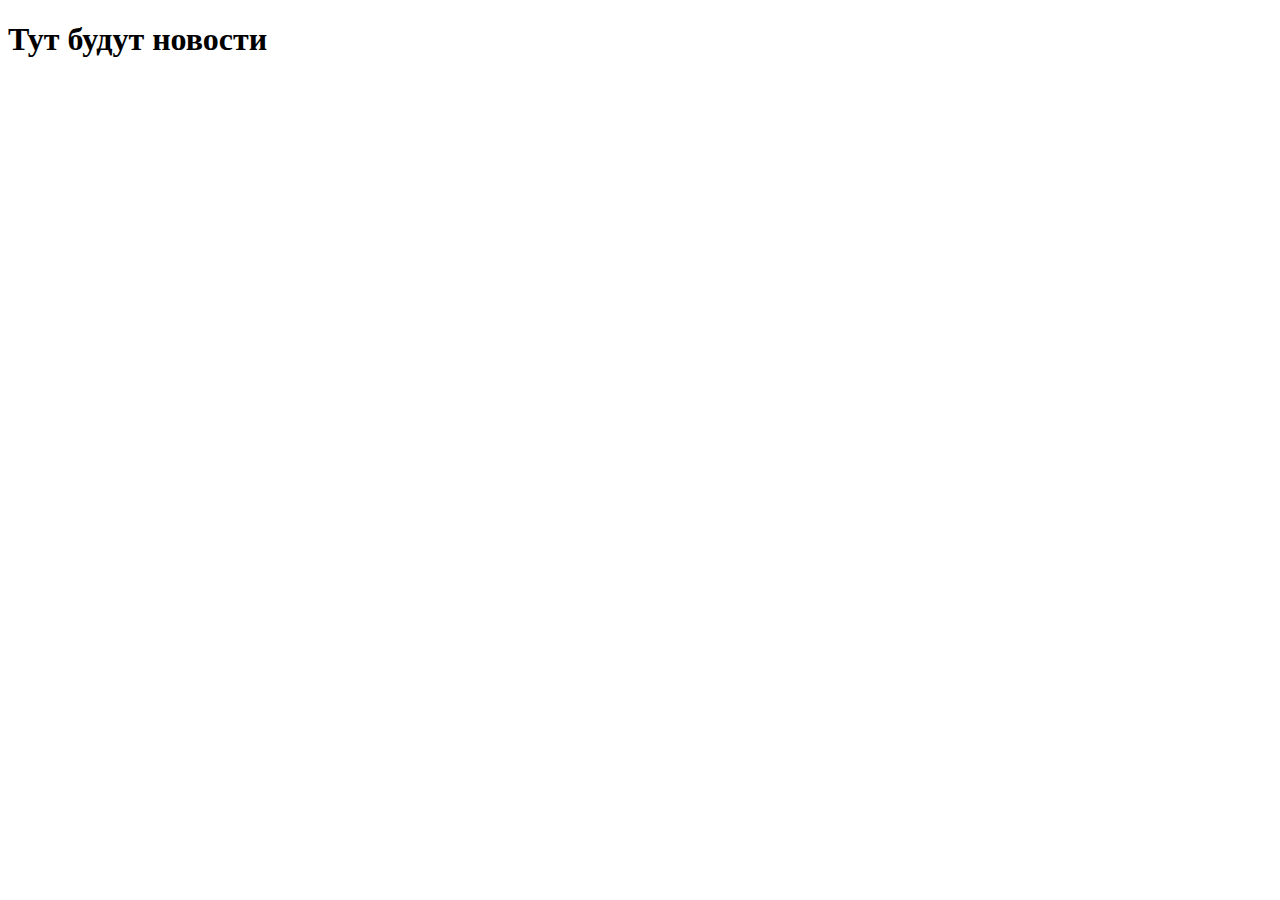
<file: documents.html>
<!doctype html>
<html lang="en">
<head>
    <meta charset="UTF-8">
    <meta name="viewport"
          content="width=device-width, user-scalable=no, initial-scale=1.0, maximum-scale=1.0, minimum-scale=1.0">
    <meta http-equiv="X-UA-Compatible" content="ie=edge">
    <title>Documents</title>
</head>
<body>
<h1>Тут будут новости</h1>
</body>
</html>
</file>
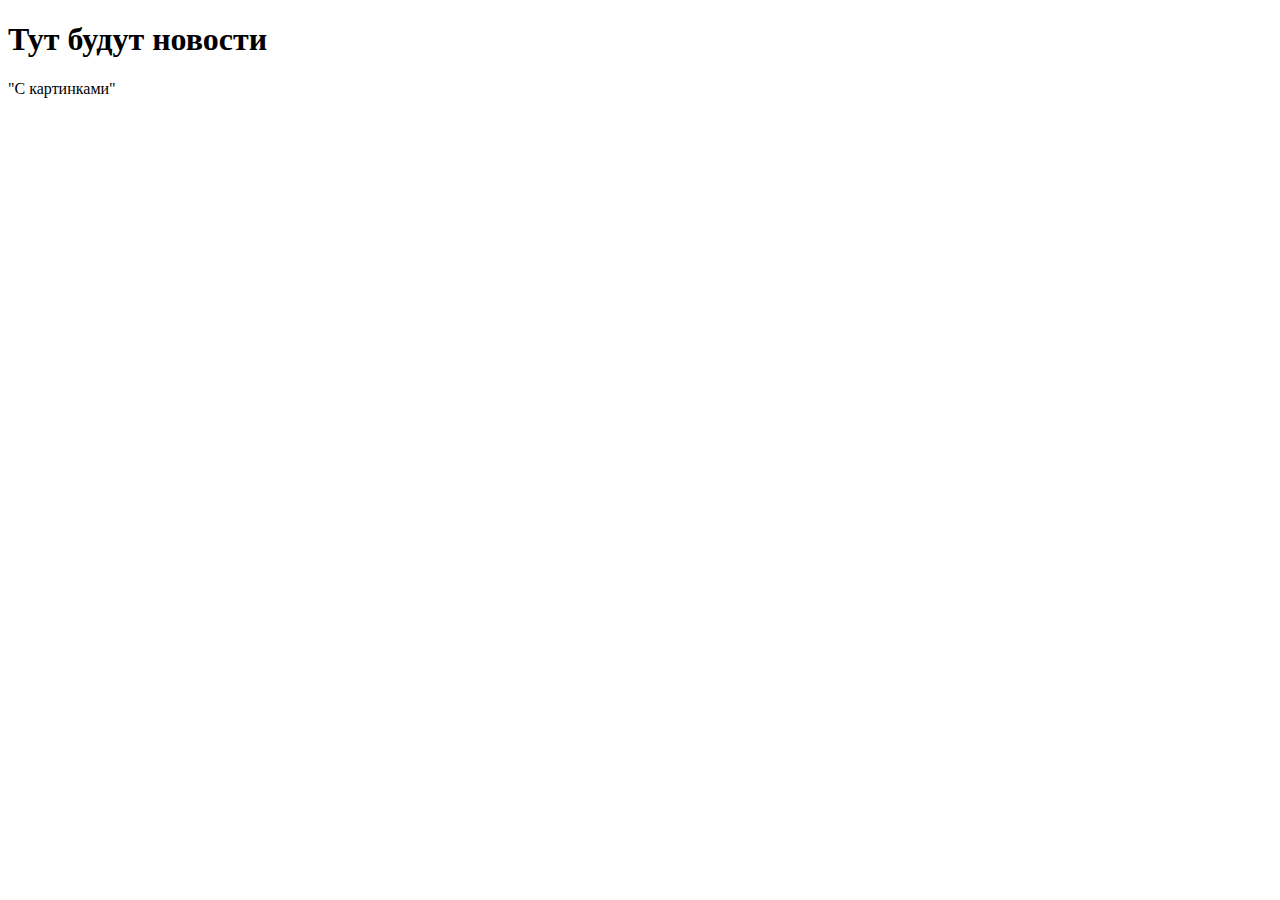
<file: News.html>
<!doctype html>
<html lang="en">
<head>
    <meta charset="UTF-8">
    <meta name="viewport"
          content="width=device-width, user-scalable=no, initial-scale=1.0, maximum-scale=1.0, minimum-scale=1.0">
    <meta http-equiv="X-UA-Compatible" content="ie=edge">
    <title>News</title>
</head>
<body>
   <h1>Тут будут новости</h1>
   <p>"С картинками"</p>
</body>
</html>
</file>
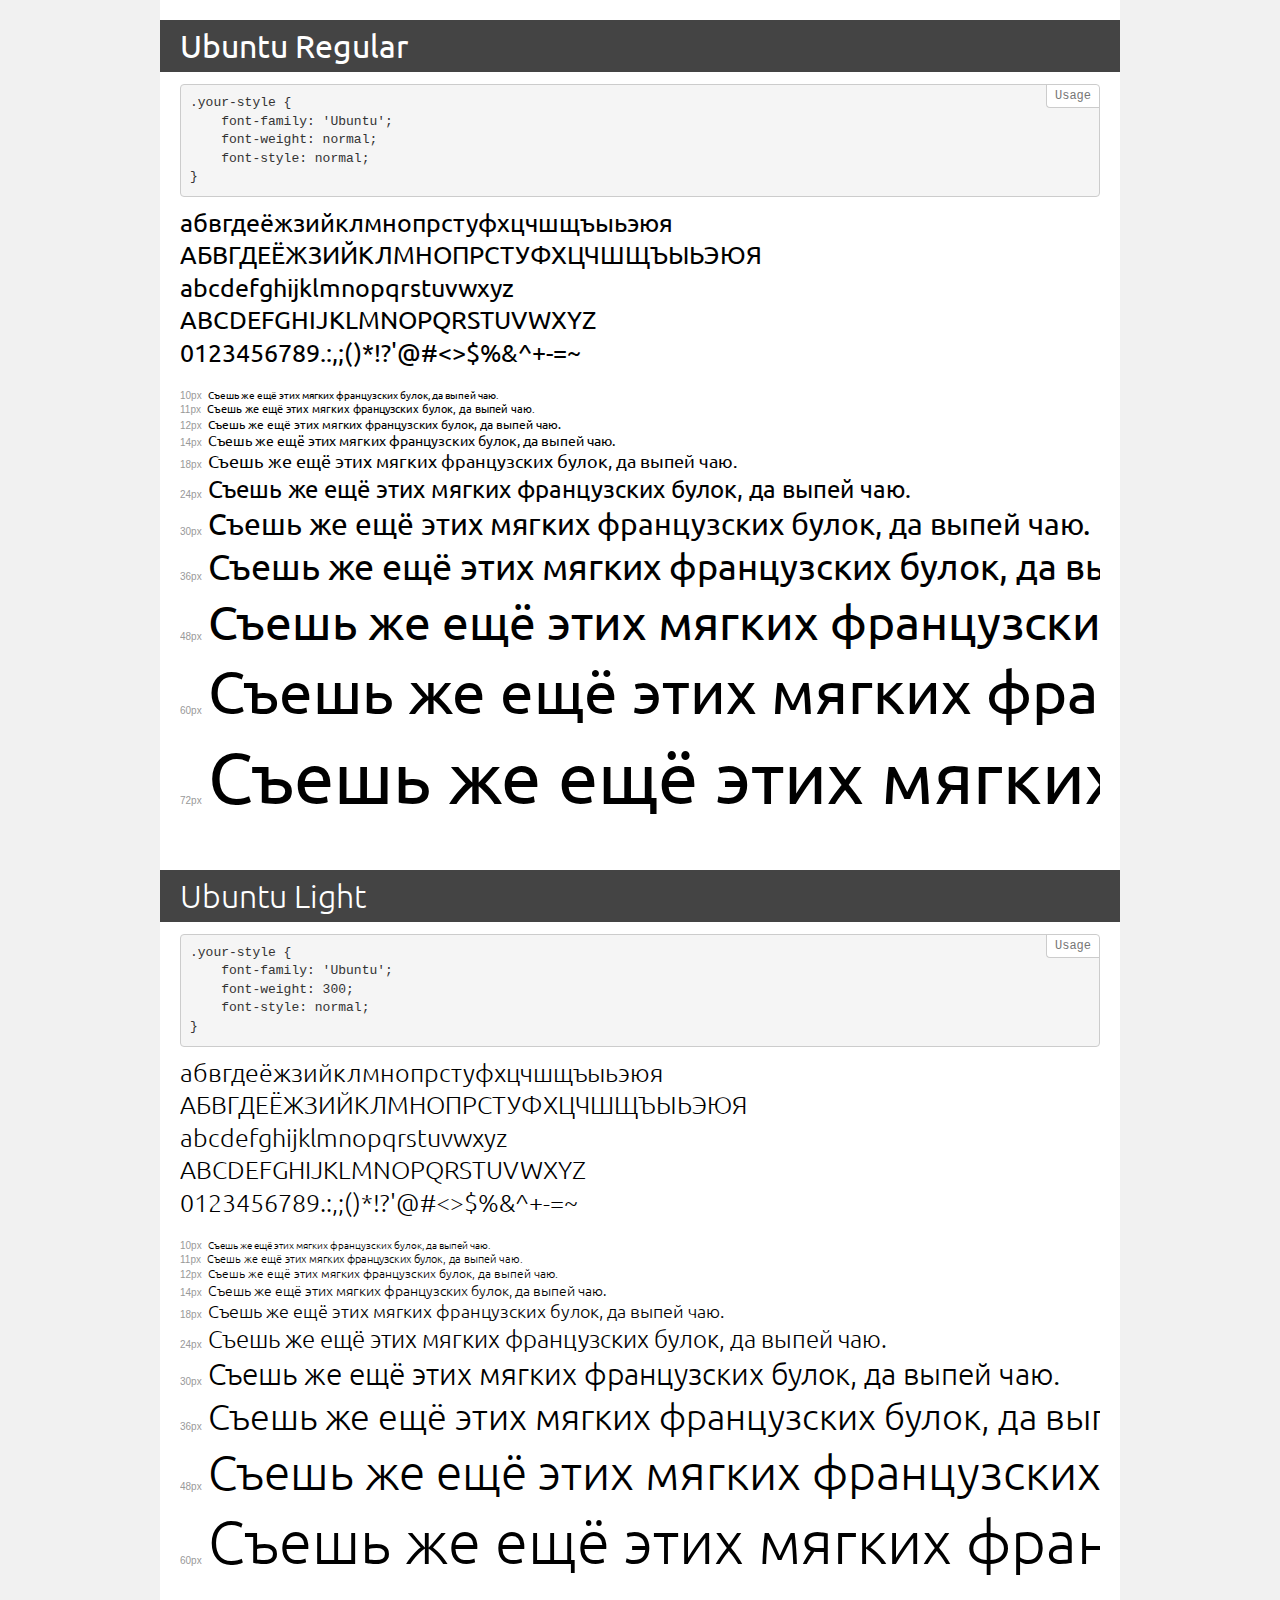
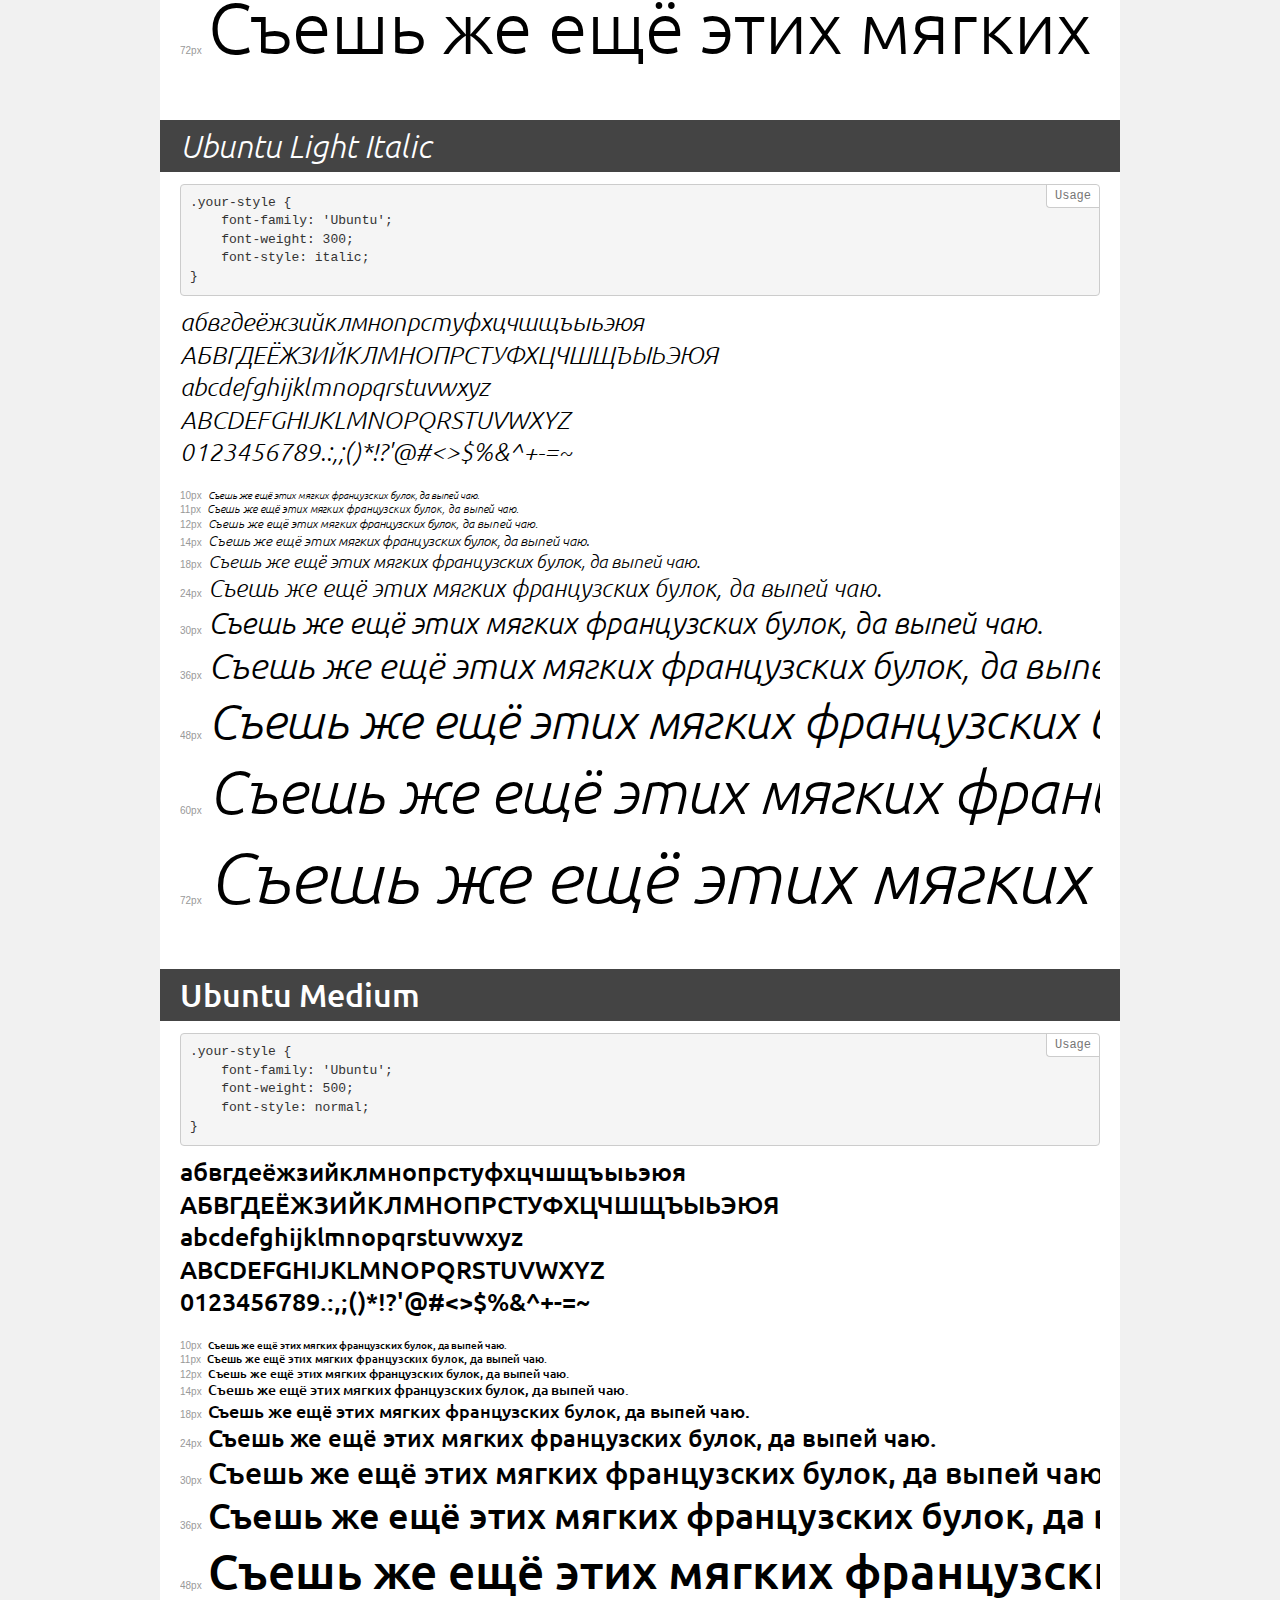
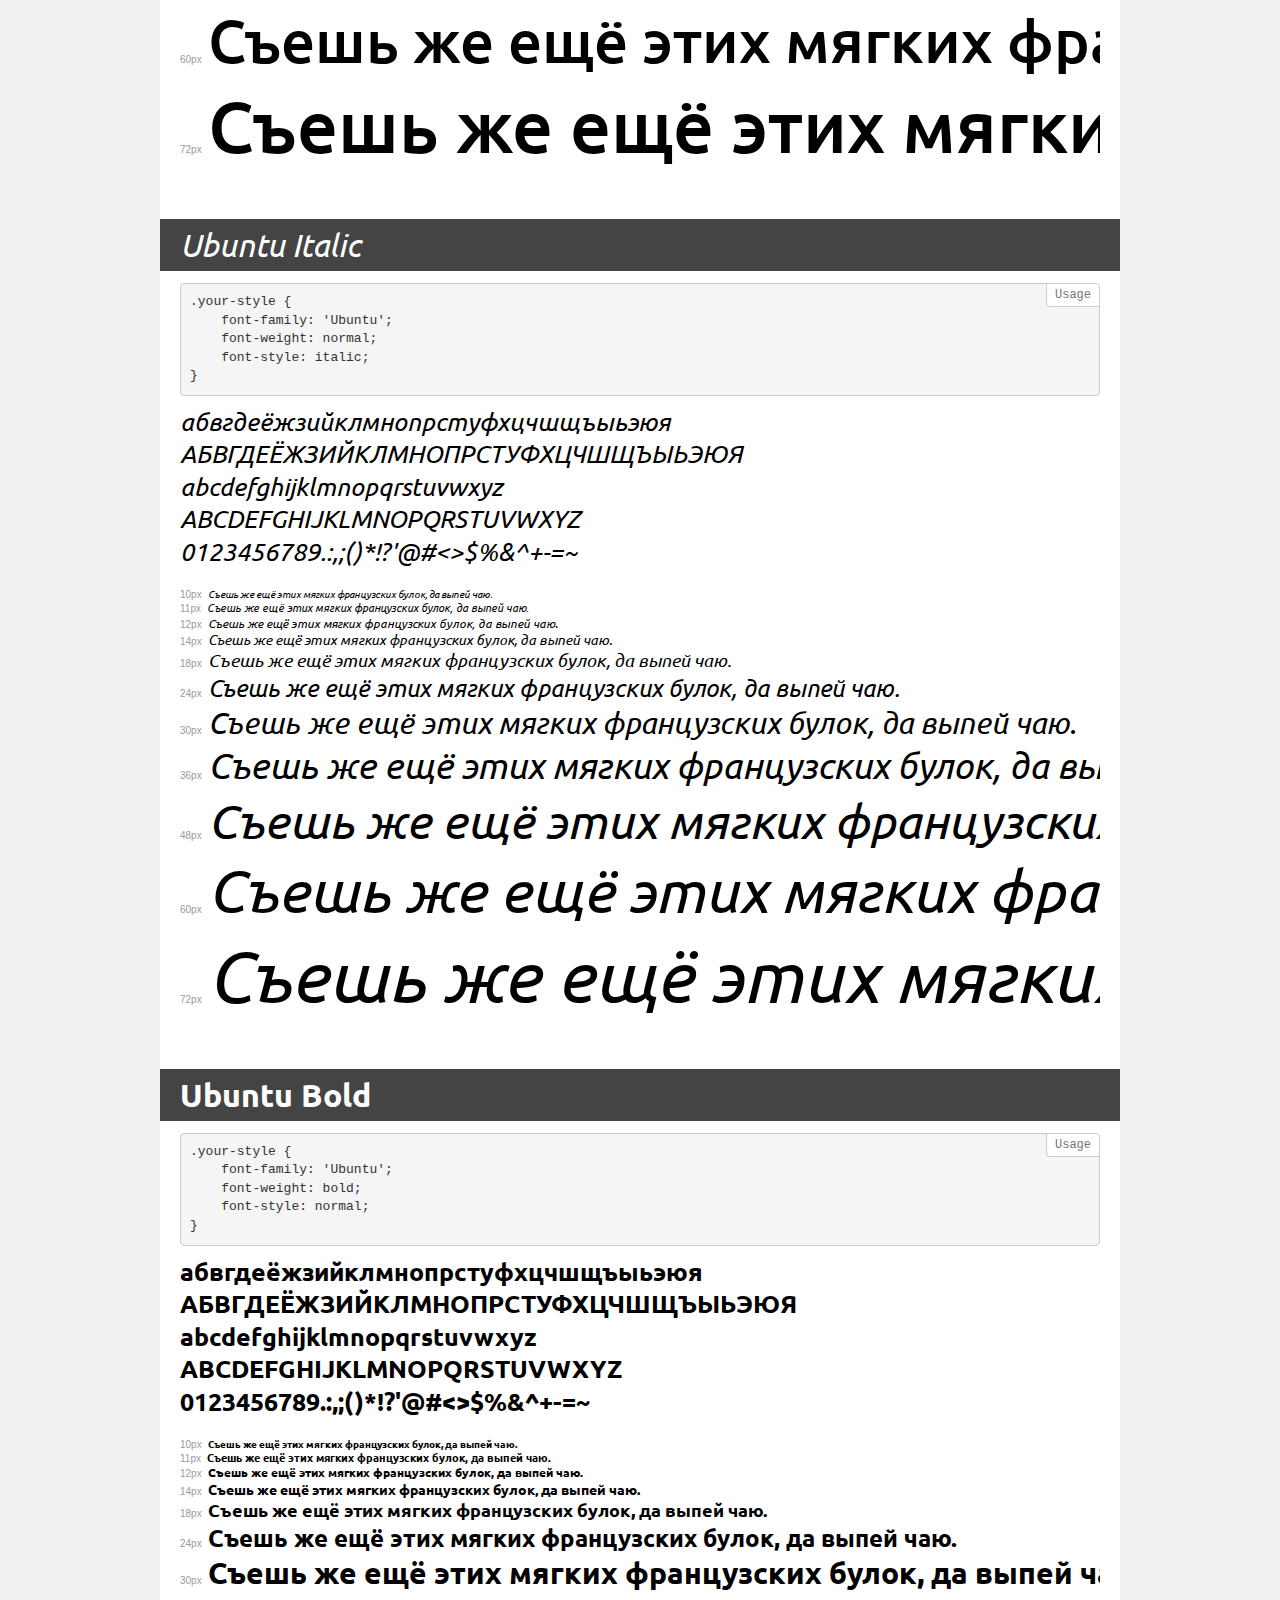
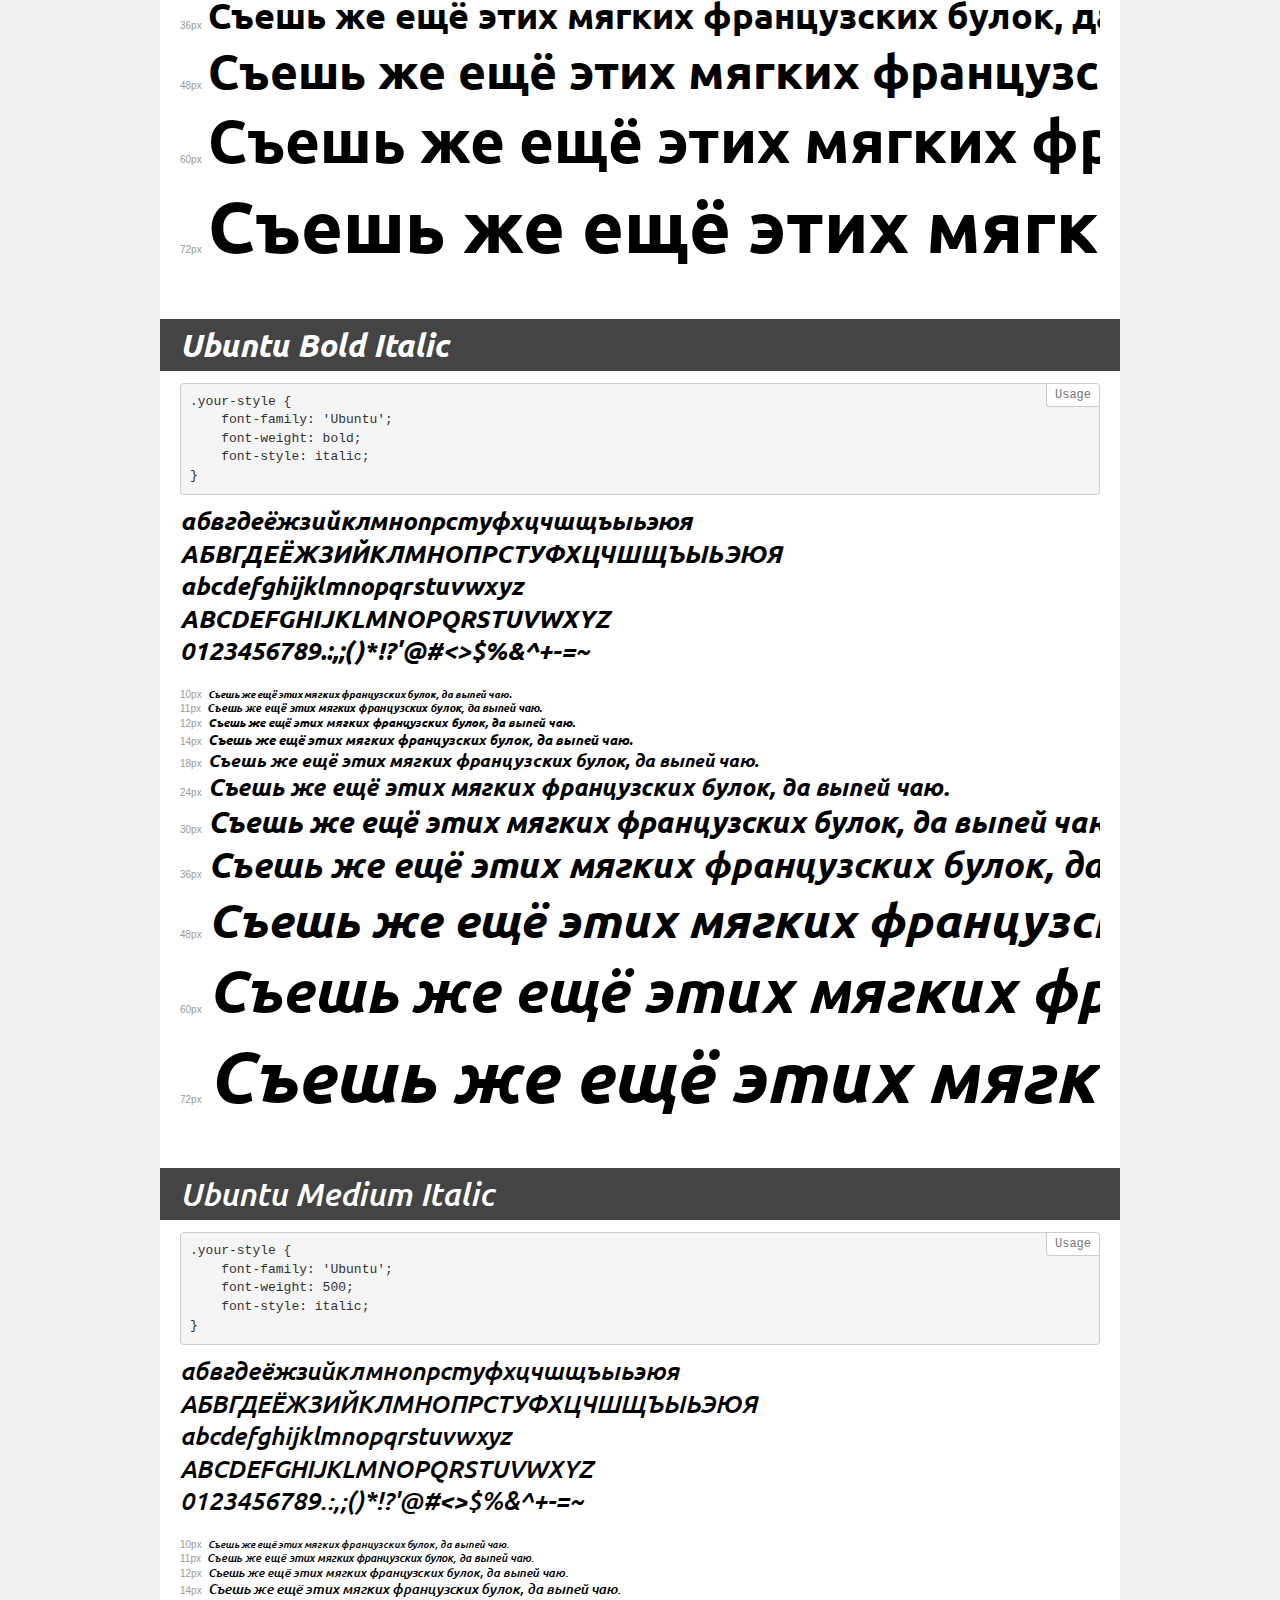
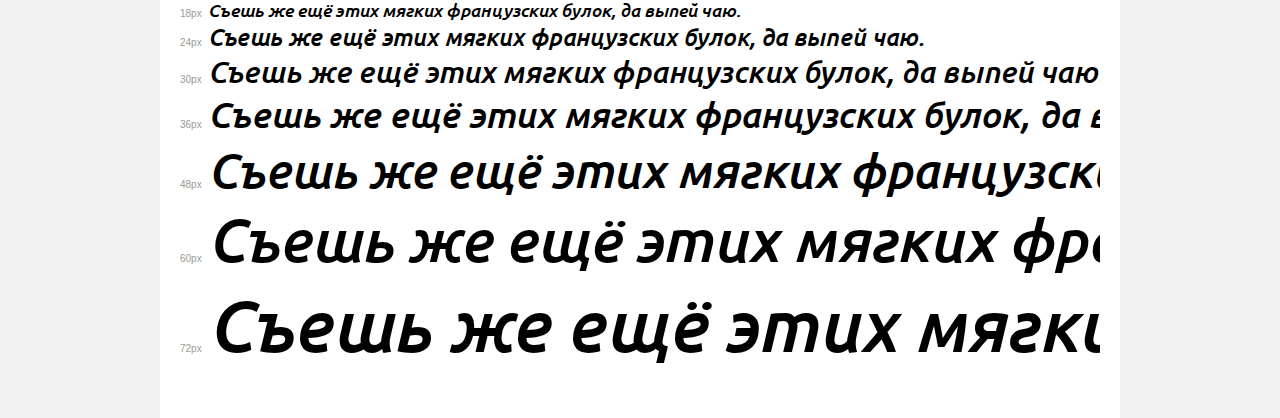
<file: img/Ubuntu/demo.html>
<!DOCTYPE html>
<html>
<head>
    <meta charset="utf-8">
    <meta http-equiv="X-UA-Compatible" content="IE=edge">
    <meta name="viewport" content="width=device-width, initial-scale=1">
    <meta name="robots" content="noindex, noarchive">
    <title>Transfonter demo</title>
    <link href="stylesheet.css" rel="stylesheet">
    <style>
        /*
        http://meyerweb.com/eric/tools/css/reset/
        v2.0 | 20110126
        License: none (public domain)
        */
        html, body, div, span, applet, object, iframe,
        h1, h2, h3, h4, h5, h6, p, blockquote, pre,
        a, abbr, acronym, address, big, cite, code,
        del, dfn, em, img, ins, kbd, q, s, samp,
        small, strike, strong, sub, sup, tt, var,
        b, u, i, center,
        dl, dt, dd, ol, ul, li,
        fieldset, form, label, legend,
        table, caption, tbody, tfoot, thead, tr, th, td,
        article, aside, canvas, details, embed,
        figure, figcaption, footer, header, hgroup,
        menu, nav, output, ruby, section, summary,
        time, mark, audio, video {
            margin: 0;
            padding: 0;
            border: 0;
            font-size: 100%;
            font: inherit;
            vertical-align: baseline;
        }
        /* HTML5 display-role reset for older browsers */
        article, aside, details, figcaption, figure,
        footer, header, hgroup, menu, nav, section {
            display: block;
        }
        body {
            line-height: 1;
        }
        ol, ul {
            list-style: none;
        }
        blockquote, q {
            quotes: none;
        }
        blockquote:before, blockquote:after,
        q:before, q:after {
            content: '';
            content: none;
        }
        table {
            border-collapse: collapse;
            border-spacing: 0;
        }
        /* common styles */
        body {
            background: #f1f1f1;
            color: #000;
        }
        .page {
            background: #fff;
            width: 920px;
            margin: 0 auto;
            padding: 20px 20px 0 20px;
            overflow: hidden;
        }
        .font-container {
            overflow-x: auto;
            overflow-y: hidden;
            margin-bottom: 40px;
            line-height: 1.3;
            white-space: nowrap;
            padding-bottom: 5px;
        }
        h1 {
            position: relative;
            background: #444;
            font-size: 32px;
            color: #fff;
            padding: 10px 20px;
            margin: 0 -20px 12px -20px;
        }
        .letters {
            font-size: 25px;
            margin-bottom: 20px;
        }
        .s10:before {
            content: '10px';
        }
        .s11:before {
            content: '11px';
        }
        .s12:before {
            content: '12px';
        }
        .s14:before {
            content: '14px';
        }
        .s18:before {
            content: '18px';
        }
        .s24:before {
            content: '24px';
        }
        .s30:before {
            content: '30px';
        }
        .s36:before {
            content: '36px';
        }
        .s48:before {
            content: '48px';
        }
        .s60:before {
            content: '60px';
        }
        .s72:before {
            content: '72px';
        }
        .s10:before, .s11:before, .s12:before, .s14:before,
        .s18:before, .s24:before, .s30:before, .s36:before,
        .s48:before, .s60:before, .s72:before {
            font-family: Arial, sans-serif;
            font-size: 10px;
            font-weight: normal;
            font-style: normal;
            color: #999;
            padding-right: 6px;
        }
        pre {
            display: block;
            position: relative;
            padding: 9px;
            margin: 0 0 10px;
            font-family: Monaco, Menlo, Consolas, "Courier New", monospace !important;
            font-size: 13px;
            line-height: 1.428571429;
            color: #333;
            font-weight: normal !important;
            font-style: normal !important;
            background-color: #f5f5f5;
            border: 1px solid #ccc;
            overflow-x: auto;
            border-radius: 4px;
        }
        pre:after {
            display: block;
            position: absolute;
            right: 0;
            top: 0;
            content: 'Usage';
            line-height: 1;
            padding: 5px 8px;
            font-size: 12px;
            color: #767676;
            background-color: #fff;
            border: 1px solid #ccc;
            border-right: none;
            border-top: none;
            border-radius: 0 4px 0 4px;
            z-index: 10;
        }
        /* responsive */
        @media (max-width: 959px) {
            .page {
                width: auto;
                margin: 0;
            }
        }
    </style>
</head>
<body>
<div class="page">
    <div class="demo" style="font-family: 'Ubuntu'; font-weight: normal; font-style: normal;">
        <h1>Ubuntu Regular</h1>
        <pre>.your-style {
    font-family: 'Ubuntu';
    font-weight: normal;
    font-style: normal;
}</pre>
        <div class="font-container">
            <p class="letters">
                абвгдеёжзийклмнопрстуфхцчшщъыьэюя<br>
АБВГДЕЁЖЗИЙКЛМНОПРСТУФХЦЧШЩЪЫЬЭЮЯ<br>
abcdefghijklmnopqrstuvwxyz<br>
ABCDEFGHIJKLMNOPQRSTUVWXYZ<br>
                0123456789.:,;()*!?'@#<>$%&^+-=~
            </p>
            <p class="s10" style="font-size: 10px;">Съешь же ещё этих мягких французских булок, да выпей чаю.</p>
            <p class="s11" style="font-size: 11px;">Съешь же ещё этих мягких французских булок, да выпей чаю.</p>
            <p class="s12" style="font-size: 12px;">Съешь же ещё этих мягких французских булок, да выпей чаю.</p>
            <p class="s14" style="font-size: 14px;">Съешь же ещё этих мягких французских булок, да выпей чаю.</p>
            <p class="s18" style="font-size: 18px;">Съешь же ещё этих мягких французских булок, да выпей чаю.</p>
            <p class="s24" style="font-size: 24px;">Съешь же ещё этих мягких французских булок, да выпей чаю.</p>
            <p class="s30" style="font-size: 30px;">Съешь же ещё этих мягких французских булок, да выпей чаю.</p>
            <p class="s36" style="font-size: 36px;">Съешь же ещё этих мягких французских булок, да выпей чаю.</p>
            <p class="s48" style="font-size: 48px;">Съешь же ещё этих мягких французских булок, да выпей чаю.</p>
            <p class="s60" style="font-size: 60px;">Съешь же ещё этих мягких французских булок, да выпей чаю.</p>
            <p class="s72" style="font-size: 72px;">Съешь же ещё этих мягких французских булок, да выпей чаю.</p>
        </div>
    </div>
    <div class="demo" style="font-family: 'Ubuntu'; font-weight: 300; font-style: normal;">
        <h1>Ubuntu Light</h1>
        <pre>.your-style {
    font-family: 'Ubuntu';
    font-weight: 300;
    font-style: normal;
}</pre>
        <div class="font-container">
            <p class="letters">
                абвгдеёжзийклмнопрстуфхцчшщъыьэюя<br>
АБВГДЕЁЖЗИЙКЛМНОПРСТУФХЦЧШЩЪЫЬЭЮЯ<br>
abcdefghijklmnopqrstuvwxyz<br>
ABCDEFGHIJKLMNOPQRSTUVWXYZ<br>
                0123456789.:,;()*!?'@#<>$%&^+-=~
            </p>
            <p class="s10" style="font-size: 10px;">Съешь же ещё этих мягких французских булок, да выпей чаю.</p>
            <p class="s11" style="font-size: 11px;">Съешь же ещё этих мягких французских булок, да выпей чаю.</p>
            <p class="s12" style="font-size: 12px;">Съешь же ещё этих мягких французских булок, да выпей чаю.</p>
            <p class="s14" style="font-size: 14px;">Съешь же ещё этих мягких французских булок, да выпей чаю.</p>
            <p class="s18" style="font-size: 18px;">Съешь же ещё этих мягких французских булок, да выпей чаю.</p>
            <p class="s24" style="font-size: 24px;">Съешь же ещё этих мягких французских булок, да выпей чаю.</p>
            <p class="s30" style="font-size: 30px;">Съешь же ещё этих мягких французских булок, да выпей чаю.</p>
            <p class="s36" style="font-size: 36px;">Съешь же ещё этих мягких французских булок, да выпей чаю.</p>
            <p class="s48" style="font-size: 48px;">Съешь же ещё этих мягких французских булок, да выпей чаю.</p>
            <p class="s60" style="font-size: 60px;">Съешь же ещё этих мягких французских булок, да выпей чаю.</p>
            <p class="s72" style="font-size: 72px;">Съешь же ещё этих мягких французских булок, да выпей чаю.</p>
        </div>
    </div>
    <div class="demo" style="font-family: 'Ubuntu'; font-weight: 300; font-style: italic;">
        <h1>Ubuntu Light Italic</h1>
        <pre>.your-style {
    font-family: 'Ubuntu';
    font-weight: 300;
    font-style: italic;
}</pre>
        <div class="font-container">
            <p class="letters">
                абвгдеёжзийклмнопрстуфхцчшщъыьэюя<br>
АБВГДЕЁЖЗИЙКЛМНОПРСТУФХЦЧШЩЪЫЬЭЮЯ<br>
abcdefghijklmnopqrstuvwxyz<br>
ABCDEFGHIJKLMNOPQRSTUVWXYZ<br>
                0123456789.:,;()*!?'@#<>$%&^+-=~
            </p>
            <p class="s10" style="font-size: 10px;">Съешь же ещё этих мягких французских булок, да выпей чаю.</p>
            <p class="s11" style="font-size: 11px;">Съешь же ещё этих мягких французских булок, да выпей чаю.</p>
            <p class="s12" style="font-size: 12px;">Съешь же ещё этих мягких французских булок, да выпей чаю.</p>
            <p class="s14" style="font-size: 14px;">Съешь же ещё этих мягких французских булок, да выпей чаю.</p>
            <p class="s18" style="font-size: 18px;">Съешь же ещё этих мягких французских булок, да выпей чаю.</p>
            <p class="s24" style="font-size: 24px;">Съешь же ещё этих мягких французских булок, да выпей чаю.</p>
            <p class="s30" style="font-size: 30px;">Съешь же ещё этих мягких французских булок, да выпей чаю.</p>
            <p class="s36" style="font-size: 36px;">Съешь же ещё этих мягких французских булок, да выпей чаю.</p>
            <p class="s48" style="font-size: 48px;">Съешь же ещё этих мягких французских булок, да выпей чаю.</p>
            <p class="s60" style="font-size: 60px;">Съешь же ещё этих мягких французских булок, да выпей чаю.</p>
            <p class="s72" style="font-size: 72px;">Съешь же ещё этих мягких французских булок, да выпей чаю.</p>
        </div>
    </div>
    <div class="demo" style="font-family: 'Ubuntu'; font-weight: 500; font-style: normal;">
        <h1>Ubuntu Medium</h1>
        <pre>.your-style {
    font-family: 'Ubuntu';
    font-weight: 500;
    font-style: normal;
}</pre>
        <div class="font-container">
            <p class="letters">
                абвгдеёжзийклмнопрстуфхцчшщъыьэюя<br>
АБВГДЕЁЖЗИЙКЛМНОПРСТУФХЦЧШЩЪЫЬЭЮЯ<br>
abcdefghijklmnopqrstuvwxyz<br>
ABCDEFGHIJKLMNOPQRSTUVWXYZ<br>
                0123456789.:,;()*!?'@#<>$%&^+-=~
            </p>
            <p class="s10" style="font-size: 10px;">Съешь же ещё этих мягких французских булок, да выпей чаю.</p>
            <p class="s11" style="font-size: 11px;">Съешь же ещё этих мягких французских булок, да выпей чаю.</p>
            <p class="s12" style="font-size: 12px;">Съешь же ещё этих мягких французских булок, да выпей чаю.</p>
            <p class="s14" style="font-size: 14px;">Съешь же ещё этих мягких французских булок, да выпей чаю.</p>
            <p class="s18" style="font-size: 18px;">Съешь же ещё этих мягких французских булок, да выпей чаю.</p>
            <p class="s24" style="font-size: 24px;">Съешь же ещё этих мягких французских булок, да выпей чаю.</p>
            <p class="s30" style="font-size: 30px;">Съешь же ещё этих мягких французских булок, да выпей чаю.</p>
            <p class="s36" style="font-size: 36px;">Съешь же ещё этих мягких французских булок, да выпей чаю.</p>
            <p class="s48" style="font-size: 48px;">Съешь же ещё этих мягких французских булок, да выпей чаю.</p>
            <p class="s60" style="font-size: 60px;">Съешь же ещё этих мягких французских булок, да выпей чаю.</p>
            <p class="s72" style="font-size: 72px;">Съешь же ещё этих мягких французских булок, да выпей чаю.</p>
        </div>
    </div>
    <div class="demo" style="font-family: 'Ubuntu'; font-weight: normal; font-style: italic;">
        <h1>Ubuntu Italic</h1>
        <pre>.your-style {
    font-family: 'Ubuntu';
    font-weight: normal;
    font-style: italic;
}</pre>
        <div class="font-container">
            <p class="letters">
                абвгдеёжзийклмнопрстуфхцчшщъыьэюя<br>
АБВГДЕЁЖЗИЙКЛМНОПРСТУФХЦЧШЩЪЫЬЭЮЯ<br>
abcdefghijklmnopqrstuvwxyz<br>
ABCDEFGHIJKLMNOPQRSTUVWXYZ<br>
                0123456789.:,;()*!?'@#<>$%&^+-=~
            </p>
            <p class="s10" style="font-size: 10px;">Съешь же ещё этих мягких французских булок, да выпей чаю.</p>
            <p class="s11" style="font-size: 11px;">Съешь же ещё этих мягких французских булок, да выпей чаю.</p>
            <p class="s12" style="font-size: 12px;">Съешь же ещё этих мягких французских булок, да выпей чаю.</p>
            <p class="s14" style="font-size: 14px;">Съешь же ещё этих мягких французских булок, да выпей чаю.</p>
            <p class="s18" style="font-size: 18px;">Съешь же ещё этих мягких французских булок, да выпей чаю.</p>
            <p class="s24" style="font-size: 24px;">Съешь же ещё этих мягких французских булок, да выпей чаю.</p>
            <p class="s30" style="font-size: 30px;">Съешь же ещё этих мягких французских булок, да выпей чаю.</p>
            <p class="s36" style="font-size: 36px;">Съешь же ещё этих мягких французских булок, да выпей чаю.</p>
            <p class="s48" style="font-size: 48px;">Съешь же ещё этих мягких французских булок, да выпей чаю.</p>
            <p class="s60" style="font-size: 60px;">Съешь же ещё этих мягких французских булок, да выпей чаю.</p>
            <p class="s72" style="font-size: 72px;">Съешь же ещё этих мягких французских булок, да выпей чаю.</p>
        </div>
    </div>
    <div class="demo" style="font-family: 'Ubuntu'; font-weight: bold; font-style: normal;">
        <h1>Ubuntu Bold</h1>
        <pre>.your-style {
    font-family: 'Ubuntu';
    font-weight: bold;
    font-style: normal;
}</pre>
        <div class="font-container">
            <p class="letters">
                абвгдеёжзийклмнопрстуфхцчшщъыьэюя<br>
АБВГДЕЁЖЗИЙКЛМНОПРСТУФХЦЧШЩЪЫЬЭЮЯ<br>
abcdefghijklmnopqrstuvwxyz<br>
ABCDEFGHIJKLMNOPQRSTUVWXYZ<br>
                0123456789.:,;()*!?'@#<>$%&^+-=~
            </p>
            <p class="s10" style="font-size: 10px;">Съешь же ещё этих мягких французских булок, да выпей чаю.</p>
            <p class="s11" style="font-size: 11px;">Съешь же ещё этих мягких французских булок, да выпей чаю.</p>
            <p class="s12" style="font-size: 12px;">Съешь же ещё этих мягких французских булок, да выпей чаю.</p>
            <p class="s14" style="font-size: 14px;">Съешь же ещё этих мягких французских булок, да выпей чаю.</p>
            <p class="s18" style="font-size: 18px;">Съешь же ещё этих мягких французских булок, да выпей чаю.</p>
            <p class="s24" style="font-size: 24px;">Съешь же ещё этих мягких французских булок, да выпей чаю.</p>
            <p class="s30" style="font-size: 30px;">Съешь же ещё этих мягких французских булок, да выпей чаю.</p>
            <p class="s36" style="font-size: 36px;">Съешь же ещё этих мягких французских булок, да выпей чаю.</p>
            <p class="s48" style="font-size: 48px;">Съешь же ещё этих мягких французских булок, да выпей чаю.</p>
            <p class="s60" style="font-size: 60px;">Съешь же ещё этих мягких французских булок, да выпей чаю.</p>
            <p class="s72" style="font-size: 72px;">Съешь же ещё этих мягких французских булок, да выпей чаю.</p>
        </div>
    </div>
    <div class="demo" style="font-family: 'Ubuntu'; font-weight: bold; font-style: italic;">
        <h1>Ubuntu Bold Italic</h1>
        <pre>.your-style {
    font-family: 'Ubuntu';
    font-weight: bold;
    font-style: italic;
}</pre>
        <div class="font-container">
            <p class="letters">
                абвгдеёжзийклмнопрстуфхцчшщъыьэюя<br>
АБВГДЕЁЖЗИЙКЛМНОПРСТУФХЦЧШЩЪЫЬЭЮЯ<br>
abcdefghijklmnopqrstuvwxyz<br>
ABCDEFGHIJKLMNOPQRSTUVWXYZ<br>
                0123456789.:,;()*!?'@#<>$%&^+-=~
            </p>
            <p class="s10" style="font-size: 10px;">Съешь же ещё этих мягких французских булок, да выпей чаю.</p>
            <p class="s11" style="font-size: 11px;">Съешь же ещё этих мягких французских булок, да выпей чаю.</p>
            <p class="s12" style="font-size: 12px;">Съешь же ещё этих мягких французских булок, да выпей чаю.</p>
            <p class="s14" style="font-size: 14px;">Съешь же ещё этих мягких французских булок, да выпей чаю.</p>
            <p class="s18" style="font-size: 18px;">Съешь же ещё этих мягких французских булок, да выпей чаю.</p>
            <p class="s24" style="font-size: 24px;">Съешь же ещё этих мягких французских булок, да выпей чаю.</p>
            <p class="s30" style="font-size: 30px;">Съешь же ещё этих мягких французских булок, да выпей чаю.</p>
            <p class="s36" style="font-size: 36px;">Съешь же ещё этих мягких французских булок, да выпей чаю.</p>
            <p class="s48" style="font-size: 48px;">Съешь же ещё этих мягких французских булок, да выпей чаю.</p>
            <p class="s60" style="font-size: 60px;">Съешь же ещё этих мягких французских булок, да выпей чаю.</p>
            <p class="s72" style="font-size: 72px;">Съешь же ещё этих мягких французских булок, да выпей чаю.</p>
        </div>
    </div>
    <div class="demo" style="font-family: 'Ubuntu'; font-weight: 500; font-style: italic;">
        <h1>Ubuntu Medium Italic</h1>
        <pre>.your-style {
    font-family: 'Ubuntu';
    font-weight: 500;
    font-style: italic;
}</pre>
        <div class="font-container">
            <p class="letters">
                абвгдеёжзийклмнопрстуфхцчшщъыьэюя<br>
АБВГДЕЁЖЗИЙКЛМНОПРСТУФХЦЧШЩЪЫЬЭЮЯ<br>
abcdefghijklmnopqrstuvwxyz<br>
ABCDEFGHIJKLMNOPQRSTUVWXYZ<br>
                0123456789.:,;()*!?'@#<>$%&^+-=~
            </p>
            <p class="s10" style="font-size: 10px;">Съешь же ещё этих мягких французских булок, да выпей чаю.</p>
            <p class="s11" style="font-size: 11px;">Съешь же ещё этих мягких французских булок, да выпей чаю.</p>
            <p class="s12" style="font-size: 12px;">Съешь же ещё этих мягких французских булок, да выпей чаю.</p>
            <p class="s14" style="font-size: 14px;">Съешь же ещё этих мягких французских булок, да выпей чаю.</p>
            <p class="s18" style="font-size: 18px;">Съешь же ещё этих мягких французских булок, да выпей чаю.</p>
            <p class="s24" style="font-size: 24px;">Съешь же ещё этих мягких французских булок, да выпей чаю.</p>
            <p class="s30" style="font-size: 30px;">Съешь же ещё этих мягких французских булок, да выпей чаю.</p>
            <p class="s36" style="font-size: 36px;">Съешь же ещё этих мягких французских булок, да выпей чаю.</p>
            <p class="s48" style="font-size: 48px;">Съешь же ещё этих мягких французских булок, да выпей чаю.</p>
            <p class="s60" style="font-size: 60px;">Съешь же ещё этих мягких французских булок, да выпей чаю.</p>
            <p class="s72" style="font-size: 72px;">Съешь же ещё этих мягких французских булок, да выпей чаю.</p>
        </div>
    </div>
</div>
</body>
</html>
</file>
<file: img/Ubuntu/stylesheet.css>
/* This stylesheet generated by Transfonter (https://transfonter.org) on February 25, 2018 4:05 PM */

@font-face {
    font-family: 'Ubuntu';
    src: url('Ubuntu-Regular.eot');
    src: local('Ubuntu Regular'), local('Ubuntu-Regular'),
        url('Ubuntu-Regular.eot?#iefix') format('embedded-opentype'),
        url('Ubuntu-Regular.woff') format('woff'),
        url('Ubuntu-Regular.ttf') format('truetype');
    font-weight: normal;
    font-style: normal;
}

@font-face {
    font-family: 'Ubuntu';
    src: url('Ubuntu-Light.eot');
    src: local('Ubuntu Light'), local('Ubuntu-Light'),
        url('Ubuntu-Light.eot?#iefix') format('embedded-opentype'),
        url('Ubuntu-Light.woff') format('woff'),
        url('Ubuntu-Light.ttf') format('truetype');
    font-weight: 300;
    font-style: normal;
}

@font-face {
    font-family: 'Ubuntu';
    src: url('Ubuntu-LightItalic.eot');
    src: local('Ubuntu Light Italic'), local('Ubuntu-LightItalic'),
        url('Ubuntu-LightItalic.eot?#iefix') format('embedded-opentype'),
        url('Ubuntu-LightItalic.woff') format('woff'),
        url('Ubuntu-LightItalic.ttf') format('truetype');
    font-weight: 300;
    font-style: italic;
}

@font-face {
    font-family: 'Ubuntu';
    src: url('Ubuntu-Medium.eot');
    src: local('Ubuntu Medium'), local('Ubuntu-Medium'),
        url('Ubuntu-Medium.eot?#iefix') format('embedded-opentype'),
        url('Ubuntu-Medium.woff') format('woff'),
        url('Ubuntu-Medium.ttf') format('truetype');
    font-weight: 500;
    font-style: normal;
}

@font-face {
    font-family: 'Ubuntu';
    src: url('Ubuntu-Italic.eot');
    src: local('Ubuntu Italic'), local('Ubuntu-Italic'),
        url('Ubuntu-Italic.eot?#iefix') format('embedded-opentype'),
        url('Ubuntu-Italic.woff') format('woff'),
        url('Ubuntu-Italic.ttf') format('truetype');
    font-weight: normal;
    font-style: italic;
}

@font-face {
    font-family: 'Ubuntu';
    src: url('Ubuntu-Bold.eot');
    src: local('Ubuntu Bold'), local('Ubuntu-Bold'),
        url('Ubuntu-Bold.eot?#iefix') format('embedded-opentype'),
        url('Ubuntu-Bold.woff') format('woff'),
        url('Ubuntu-Bold.ttf') format('truetype');
    font-weight: bold;
    font-style: normal;
}

@font-face {
    font-family: 'Ubuntu';
    src: url('Ubuntu-BoldItalic.eot');
    src: local('Ubuntu Bold Italic'), local('Ubuntu-BoldItalic'),
        url('Ubuntu-BoldItalic.eot?#iefix') format('embedded-opentype'),
        url('Ubuntu-BoldItalic.woff') format('woff'),
        url('Ubuntu-BoldItalic.ttf') format('truetype');
    font-weight: bold;
    font-style: italic;
}

@font-face {
    font-family: 'Ubuntu';
    src: url('Ubuntu-MediumItalic.eot');
    src: local('Ubuntu Medium Italic'), local('Ubuntu-MediumItalic'),
        url('Ubuntu-MediumItalic.eot?#iefix') format('embedded-opentype'),
        url('Ubuntu-MediumItalic.woff') format('woff'),
        url('Ubuntu-MediumItalic.ttf') format('truetype');
    font-weight: 500;
    font-style: italic;
}
</file>
